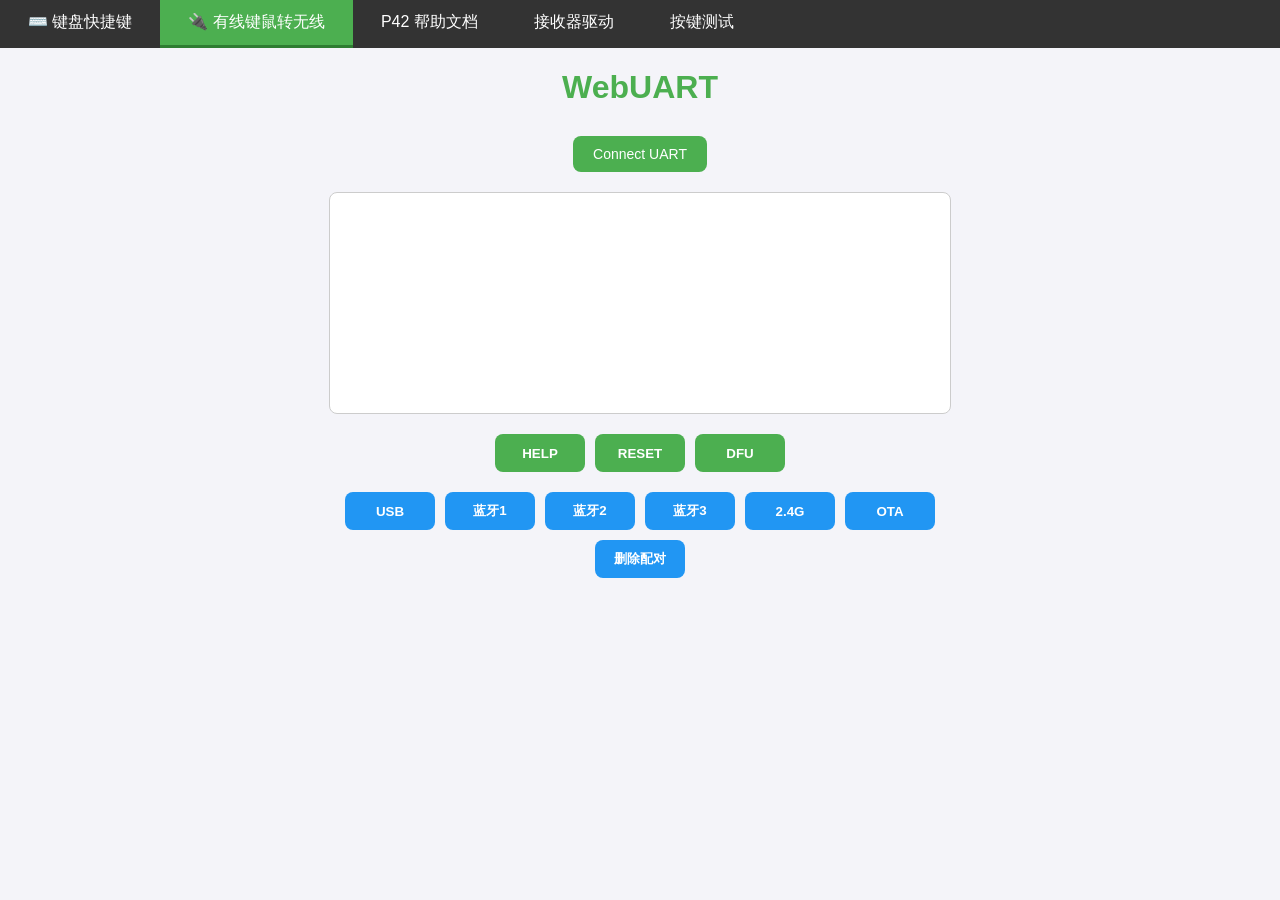
<file: index.html>
<!DOCTYPE html>
<html lang="zh-CN">

<head>
    <meta charset="UTF-8">
    <meta name="viewport" content="width=device-width, initial-scale=1.0">

    <title>HID Wireless Converter</title>

    <style>
        body {
            font-family: Arial, sans-serif;
            background-color: #f4f4f9;

            margin: 0;
            padding: 0;

            display: flex;
            flex-direction: column;
            align-items: center;
            justify-content: center;

            height: 100vh;

            color: #333;
        }


        h1 {
            color: #4CAF50;
            margin-bottom: 20px;
        }


        /* connect/send */

        #connect,
        #send {
            background-color: #4CAF50;
            color: white;
            border: none;
            padding: 10px 20px;
            margin: 10px 0;
            border-radius: 8px;
            cursor: pointer;
            font-size: 14px;

        }
        #connect:hover,
        #send:hover {
            background-color: #45a049;
        }

        #log {

            width: 80%;
            max-width: 600px;
            height: 200px;
            margin: 10px 0;
            padding: 10px;
            border: 1px solid #ccc;
            border-radius: 8px;
            background: white;
            resize: none;
        }

        #input {

            width: 80%;
            max-width: 600px;
            padding: 10px;
            margin: 10px 0;
            border: 1px solid #ccc;
            border-radius: 8px;
        }

        .preset-buttons {

            width: 80%;
            max-width: 600px;
            display: flex;
            flex-wrap: wrap;
            justify-content: center;
            gap: 10px;
            margin: 10px 0;
        }

        .cmd {
            min-width: 90px;
            height: 38px;
            border: none;
            border-radius: 8px;
            color: white;
            font-weight: bold;
            cursor: pointer;
        }

        .cmd:hover {
            opacity: 0.8;
        }
        .cmd-system {
            background: #4CAF50;
        }

        .cmd-channel {
            background: #2196F3;
        }

        button:focus,
        input:focus,
        textarea:focus {
            outline: none;
            box-shadow: 0 0 5px #4CAF50;
        }

        body {
    font-family: Arial, sans-serif;
    background-color: #f4f4f9;
    margin: 0;
    padding: 0;
    display: flex;
    flex-direction: column;
    align-items: center;
    justify-content: flex-start;  /* 原来是 center，改成 flex-start */
    height: 100vh;
    color: #333;
}
    </style>

</head>


<body >

<!-- 导航栏 -->
<div id="navbar-placeholder" class="navbar" style="display: flex; justify-content: flex-start; background-color: #333; width: 100%;">
</div>


    <h1>WebUART</h1>

    <button id="connect">
        Connect UART
    </button>

    <textarea id="log" rows="10"></textarea>

    <div class="preset-buttons">

        <button class="cmd cmd-system" data-cmd="help">
            HELP
        </button>

        <button class="cmd cmd-system" data-cmd="reset">
            RESET
        </button>

        <button class="cmd cmd-system" data-cmd="dfu">
            DFU
        </button>
    </div>

    <div class="preset-buttons">

        <button class="cmd cmd-channel" data-cmd="channel 0">
            USB
        </button>

        <button class="cmd cmd-channel" data-cmd="channel 1">
            蓝牙1
        </button>

        <button class="cmd cmd-channel" data-cmd="channel 2">
            蓝牙2
        </button>

        <button class="cmd cmd-channel" data-cmd="channel 3">
            蓝牙3
        </button>

        <button class="cmd cmd-channel" data-cmd="channel 4">
            2.4G
        </button>

        <button class="cmd cmd-channel" data-cmd="channel ota">
            OTA
        </button>
        <button class="cmd cmd-channel" data-cmd="unpair">
            删除配对
        </button>

    </div>


    <script>
        let port = null;
        let reader = null;
        let writer = null;

        let reconnectTimer = null;
        let isConnecting = false;
        let firstConnect = true;

        const logElement = document.getElementById("log");
        const connectBtn = document.getElementById("connect");
        async function sendCommand(cmd) {

            if (!writer) {
                alert("Please connect first.");
                return;
            }
            await writer.write(
                new TextEncoder().encode(cmd + "\n")
            );

        }
        

      let ansiBuffer = "";

        async function readData() {
            try {
                const decoder = new TextDecoder();

                while (true) {
                    const { value, done } = await reader.read();

                    if (done)
                        break;

                    ansiBuffer += decoder.decode(value, { stream: true });

                    // 没收到完整一行，继续接收
                    if (!ansiBuffer.includes('\n')) {
                        continue;
                    }

                     console.log('ss:', ansiBuffer);

                
                    ansiBuffer = ansiBuffer.replace(/\x1B(?:[@-_]|\[[0-?]*[ -/]*[@-~])/g, '');
                    ansiBuffer = ansiBuffer.replace(/1DJ/g, '');
                    ansiBuffer = ansiBuffer.replace(/1DJ/g, '');
                    ansiBuffer = ansiBuffer.replace(/[\r]/g, '');

                    logElement.value += ansiBuffer;
                    ansiBuffer = "";

                    logElement.scrollTop = logElement.scrollHeight;
                }
            }
            catch (e) {
                console.log("UART disconnected", e);
                uartDisconnected();
            }
        }
     
        async function openUART(forceSelect=false)
{
    if(isConnecting)
        return;


    isConnecting=true;


    try
    {

        if(forceSelect)
        {
            // 强制弹出选择框
            port =
                await navigator.serial.requestPort();
        }
        else
        {
            let ports =
                await navigator.serial.getPorts();


            if(ports.length > 0)
            {
                port=ports[0];
            }
            else
            {
                port =
                    await navigator.serial.requestPort();
            }
        }



        await port.open({
            baudRate:115200
        });



        writer =
            port.writable.getWriter();


        reader =
            port.readable.getReader();



        connectBtn.innerText =
            "UART Connected";


        isConnecting=false;


        readData();


    }
    catch(e)
    {

        console.log("open uart fail",e);


        port=null;
        reader=null;
        writer=null;


        isConnecting=false;

    }

}

        function startReconnect() {

            if (reconnectTimer)
                return;

            reconnectTimer = setInterval(async () => {

                if (port) {
                    clearInterval(reconnectTimer);
                    reconnectTimer = null;
                    return;
                }
                console.log("try reconnect");
                await openUART();

            }, 1000);
        }

        async function closeUART() {

            try {
                if (reader) {
                    await reader.cancel();
                    reader.releaseLock();
                }
                if (writer) {
                    writer.releaseLock();
                }
                if (port) {
                    await port.close();
                }
            }catch (e) {
                console.log(e);
            }

            reader = null;
            writer = null;
            port = null;

            connectBtn.innerText ="Connect UART";

        }
        async function uartDisconnected() {

            try {

                if (reader) {
                    await reader.cancel();
                    reader.releaseLock();
                }

                if (writer) {
                    writer.releaseLock();
                }
            }
            catch (e) {
            }

            reader = null;
            writer = null;
            port = null;
            connectBtn.innerText = "Connect UART";
            startReconnect();
        }

     connectBtn.onclick =
        async function()
        {   

            if(port)
            {
                await closeUART();
            }
            else
            {
                await openUART(true);
            }

    };

 
        document.querySelectorAll(".cmd")
            .forEach(btn => {
                btn.onclick =
                    async function () {
                        await sendCommand(
                            btn.dataset.cmd
                        );
                    };
            });




        window.onbeforeunload =
            async function () {
                await closeUART();
            };

        navigator.serial.addEventListener(
            "disconnect",
            event => {
                if (event.target === port) {
                    console.log("Device disconnected");
                    uartDisconnected();
                }
            }
        );

        async function autoReconnect() {
            if (port)
                return;

            try {
                let ports = await navigator.serial.getPorts();

                if (ports.length > 0) {
                    console.log("Try reconnect UART");

                    port = ports[0];
                    await port.open({
                        baudRate: 115200
                    });


                    writer = port.writable.getWriter();
                    reader = port.readable.getReader();
                    connectBtn.innerText = "UART Connected";

                    readData();

                    console.log("UART reconnect success");

                    return;
                }

            }catch (e) {
                console.log("Reconnect failed");
            }
            reconnectTimer =setTimeout(autoReconnect, 1000);

        }



      fetch('navbar.html')
  .then(response => response.text())
  .then(data => {
    document.getElementById('navbar-placeholder').innerHTML = data;
    
    // 获取当前页面文件名（如 index.html、shortcuts.html）
    var currentPage = window.location.pathname.split('/').pop();
    // 如果路径末尾没有文件名（比如直接访问域名），默认 index.html
    if (!currentPage || currentPage.indexOf('.') === -1) {
      currentPage = 'index.html';
    }
    
    // 遍历所有导航链接，匹配高亮
    var navItems = document.querySelectorAll('.nav-item');
    navItems.forEach(function(item) {
      if (item.getAttribute('href') === currentPage) {
        item.style.backgroundColor = '#4CAF50';
        item.style.borderBottom = '3px solid #2E7D32';
      }
    });
  });
    </script>

</body>
</html>
</file>
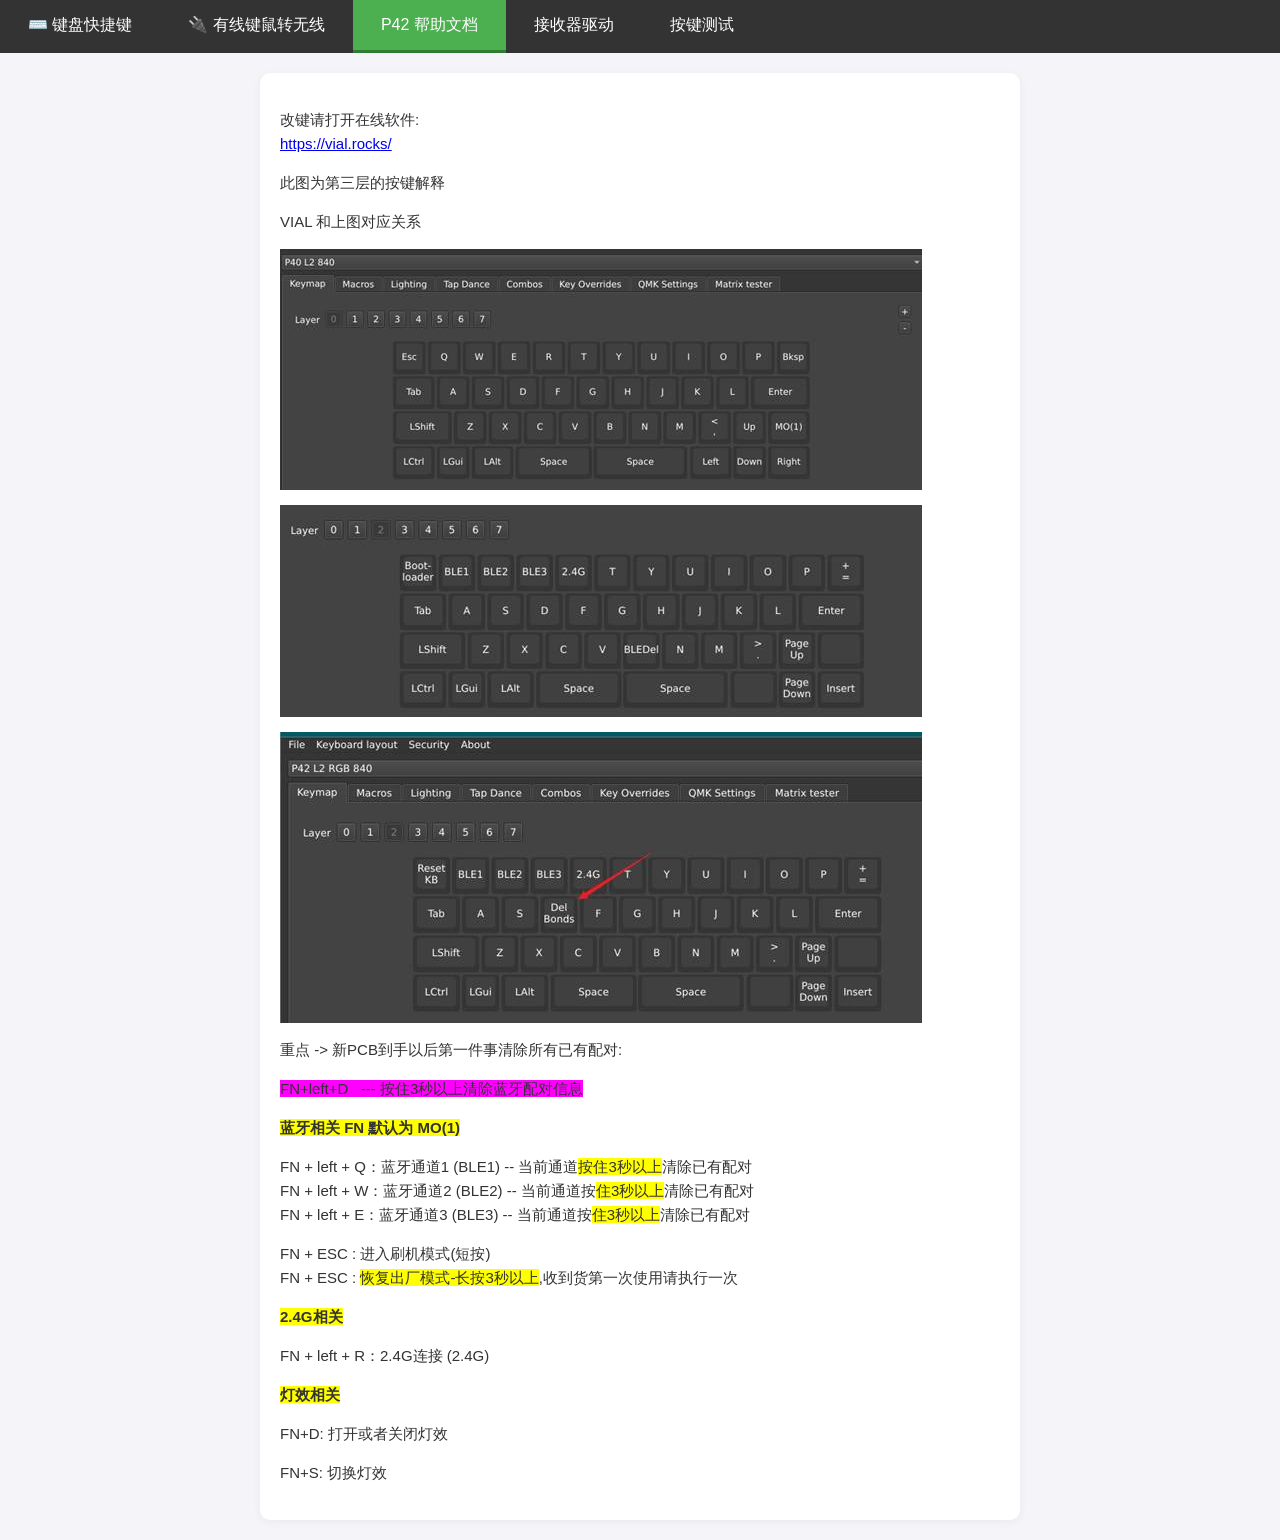
<file: p42.html>
<html>
<head>
<meta http-equiv=Content-Type content="text/html; charset=utf-8">
<title>P42 帮助文档</title>
<style>
body { 
    font-family: Arial, sans-serif; 
    line-height: 1.6; 
    padding: 0; 
    margin: 0;
    display: flex;
    flex-direction: column;
    align-items: center;
    background-color: #f4f4f9;
    color: #333;
}

.content {
    width: 90%;
    max-width: 720px;
    padding: 20px;
    background: white;
    border-radius: 10px;
    box-shadow: 0 2px 10px rgba(0,0,0,0.05);
    margin-top: 20px;
    margin-bottom: 20px;
}

.highlight { background: yellow; }
.highlight-pink { background: fuchsia; }

p, li {
    font-size: 15px;
    text-align: left;
}

img {
    max-width: 100%;
    height: auto;
    display: block;
    margin: 10px 0;
}
</style>
</head>
<body>

<!-- 导航栏 -->
<div id="navbar-placeholder" class="navbar" 
style="display: flex; justify-content: flex-start; background-color: #333; width: 100%;">

<!-- <a class="nav-item" href="shortcuts.html" style="padding: 12px 24px; color: white; cursor: pointer; font-size: 15px; text-decoration: none; user-select: none; border-bottom: 3px solid transparent;">⌨️ 键盘快捷键</a>
<a class="nav-item" href="index.html" style="padding: 12px 24px; color: white; cursor: pointer; font-size: 15px; text-decoration: none; user-select: none; border-bottom: 3px solid transparent;">🔌 UART 命令</a>
<a class="nav-item" href="p42.html" style="padding: 12px 24px; color: white; cursor: pointer; font-size: 15px; text-decoration: none; user-select: none; border-bottom: 3px solid transparent;">P42 帮助文档</a> -->
</div>

<div class="content">

<p>改键请打开在线软件:<br>
<a href="https://vial.rocks/" target="_blank" rel="noopener noreferrer">https://vial.rocks/</a>
</p>

<p>此图为第三层的按键解释</p>

<p>VIAL 和上图对应关系</p>

<p><img src="p42/image002.jpg" alt="键盘示意图"></p>

<p><img src="p42/image004.jpg" alt="键盘示意图"></p>

<p><img src="p42/image006.jpg" alt="截图"></p>

<p>重点 -> 新PCB到手以后第一件事清除所有已有配对:</p>

<p><span class="highlight-pink">FN+left+D &nbsp; --- 按住3秒以上清除蓝牙配对信息</span></p>

<p><strong class="highlight">蓝牙相关 FN 默认为 MO(1)</strong></p>

<div style="margin: 0;">
    <p style="margin: 0;">FN + left + Q：蓝牙通道1 (BLE1) -- 当前通道<span class="highlight">按住3秒以上</span>清除已有配对</p>
    <p style="margin: 0;">FN + left + W：蓝牙通道2 (BLE2) -- 当前通道按<span class="highlight">住3秒以上</span>清除已有配对</p>
    <p style="margin: 0;">FN + left + E：蓝牙通道3 (BLE3) -- 当前通道按<span class="highlight">住3秒以上</span>清除已有配对</p>
</div>

<p>FN + ESC : 进入刷机模式(短按)<br>
FN + ESC : <span class="highlight">恢复出厂模式-长按3秒以上</span>,收到货第一次使用请执行一次</p>

<p><strong class="highlight">2.4G相关</strong></p>
<p>FN + left + R：2.4G连接 (2.4G)</p>

<p><strong class="highlight">灯效相关</strong></p>

<p>FN+D: 打开或者关闭灯效</p>

<p>FN+S: 切换灯效</p>

</div>

<script>
fetch('navbar.html')
  .then(response => response.text())
  .then(data => {
    document.getElementById('navbar-placeholder').innerHTML = data;
    
    var currentPage = window.location.pathname.split('/').pop();
    if (!currentPage || currentPage.indexOf('.') === -1) {
      currentPage = 'p42.html';
    }
    
    var navItems = document.querySelectorAll('.nav-item');
    navItems.forEach(function(item) {
      if (item.getAttribute('href') === currentPage) {
        item.style.backgroundColor = '#4CAF50';
        item.style.borderBottom = '3px solid #2E7D32';
      }
    });
  });
</script>

</body>
</html>
</file>
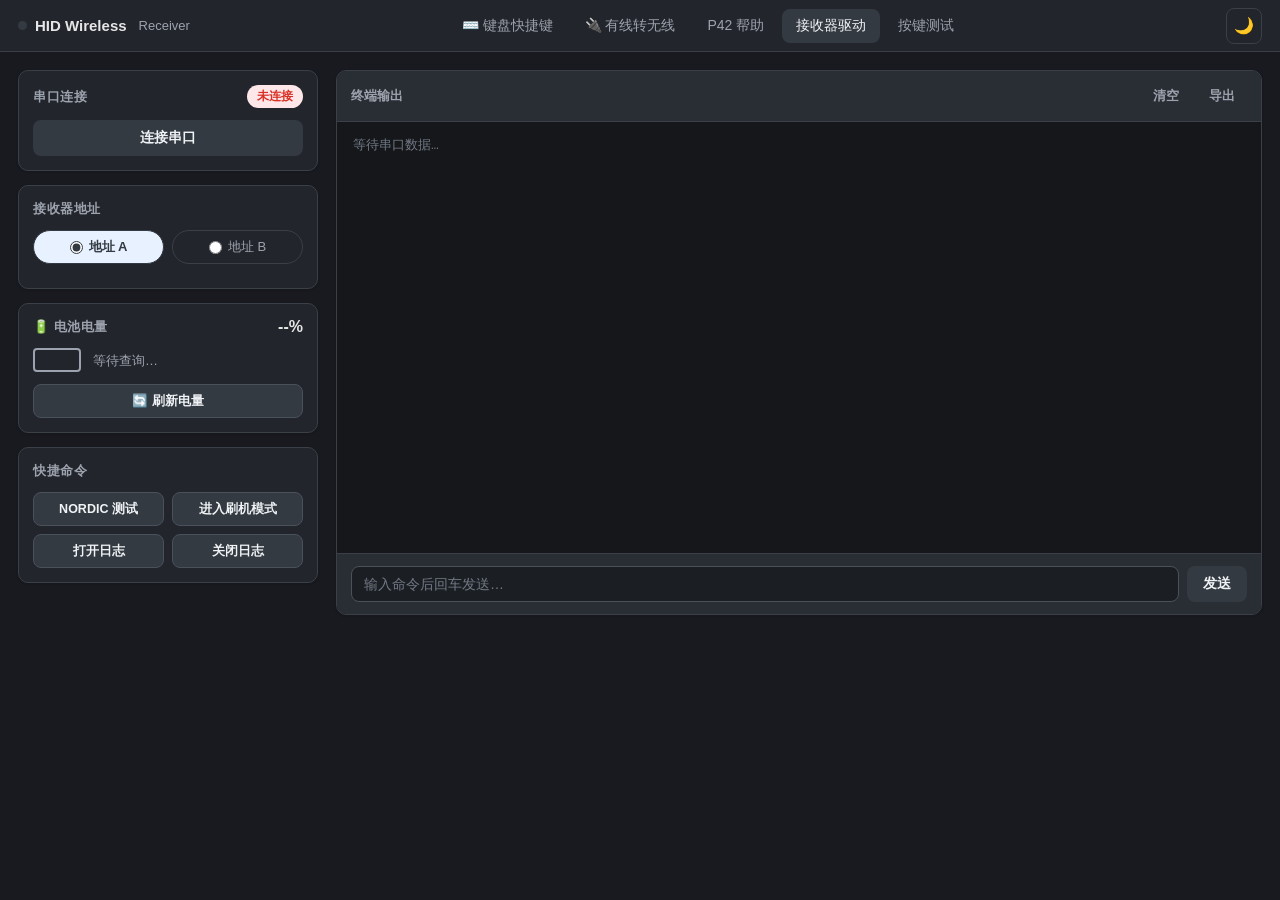
<file: receiver.html>
<!DOCTYPE html>
<html lang="utf-8">
<head>
    <meta charset="UTF-8">
    <meta name="viewport" content="width=device-width, initial-scale=1.0">
    <title>HID Wireless Converter · Receiver</title>
    <link rel="stylesheet" href="r.css">
</head>
<body>

<!-- 顶部导航 -->
<header class="topbar">
    <div class="topbar-inner">
        <div class="brand">
            <span class="brand-dot"></span>
            <span class="brand-name">HID Wireless</span>
            <span class="brand-sub">Receiver</span>
        </div>
        <nav class="topnav">
            <a href="shortcuts.html">⌨️ 键盘快捷键</a>
            <a href="index.html">🔌 有线转无线</a>
            <a href="p42.html">P42 帮助</a>
            <a href="receiver.html" class="active">接收器驱动</a>
            <a href="kbtest.html" >按键测试</a>
        </nav>
        <div class="topbar-actions">
            <button id="themeToggle" class="icon-btn" title="切换主题">🌙</button>
        </div>
    </div>
</header>

<div class="layout">

    <!-- 左侧边栏 -->
    <aside class="sidebar">

        <!-- 连接状态卡片 -->
        <section class="card">
            <div class="card-head">
                <span class="card-title">串口连接</span>
                <span id="connStatus" class="status status-off">未连接</span>
            </div>
            <button id="connect" class="btn btn-primary btn-block">连接串口</button>
        </section>

     <!-- 接收器地址卡片 -->
<section class="card">
    <div class="card-head">
        <span class="card-title">接收器地址</span>
    </div>
    <div class="radio-group">
        <label class="radio-pill">
            <input type="radio" name="channel" value="1" checked>
            <span>地址 A</span>
        </label>
        <label class="radio-pill">
            <input type="radio" name="channel" value="2">
            <span>地址 B</span>
        </label>
    </div>
</section>

<!-- 电池电量卡片（新增） -->
<section class="card battery-card">
    <div class="card-head">
        <span class="card-title">🔋 电池电量</span>
        <span id="batteryValue" class="battery-percent">--%</span>
    </div>
    <div class="battery-body">
        <div class="battery-icon">
            <div class="battery-level" id="batteryLevel" style="width: 0%;"></div>
        </div>
        <div class="battery-info">
            <span id="batteryStatus" class="battery-status">等待查询…</span>
        </div>
    </div>
    <button class="cmd cmd-channel btn-block" data-cmd="adc_measure">🔄 刷新电量</button>
</section>

        <!-- 快捷命令卡片 -->
        <section class="card">
            <div class="card-head">
                <span class="card-title">快捷命令</span>
            </div>
            <div class="cmd-grid">
                <button class="cmd cmd-system" data-cmd="nordic">NORDIC 测试</button>
                <button class="cmd cmd-system" data-cmd="bootloader_jump">进入刷机模式</button>
                <button class="cmd cmd-system" data-cmd="logqf open">打开日志</button>
                <button class="cmd cmd-system" data-cmd="logqf close">关闭日志</button>
            </div>
        </section>

    </aside>

    <!-- 主区域：终端 -->
    <main class="terminal-pane">
        <div class="terminal-bar">
            <span class="terminal-title">终端输出</span>
            <div class="terminal-actions">
                <button id="clearLog" class="btn btn-ghost btn-sm">清空</button>
                <button id="exportLog" class="btn btn-ghost btn-sm">导出</button>
            </div>
        </div>
        <textarea id="log" rows="20" placeholder="等待串口数据…" readonly></textarea>

        <div class="sendbar">
            <input id="input" type="text" placeholder="输入命令后回车发送…">
            <button id="send" class="btn btn-primary">发送</button>
        </div>
    </main>

</div>

<script src="r.js"></script>
</body>
</html>
</file>
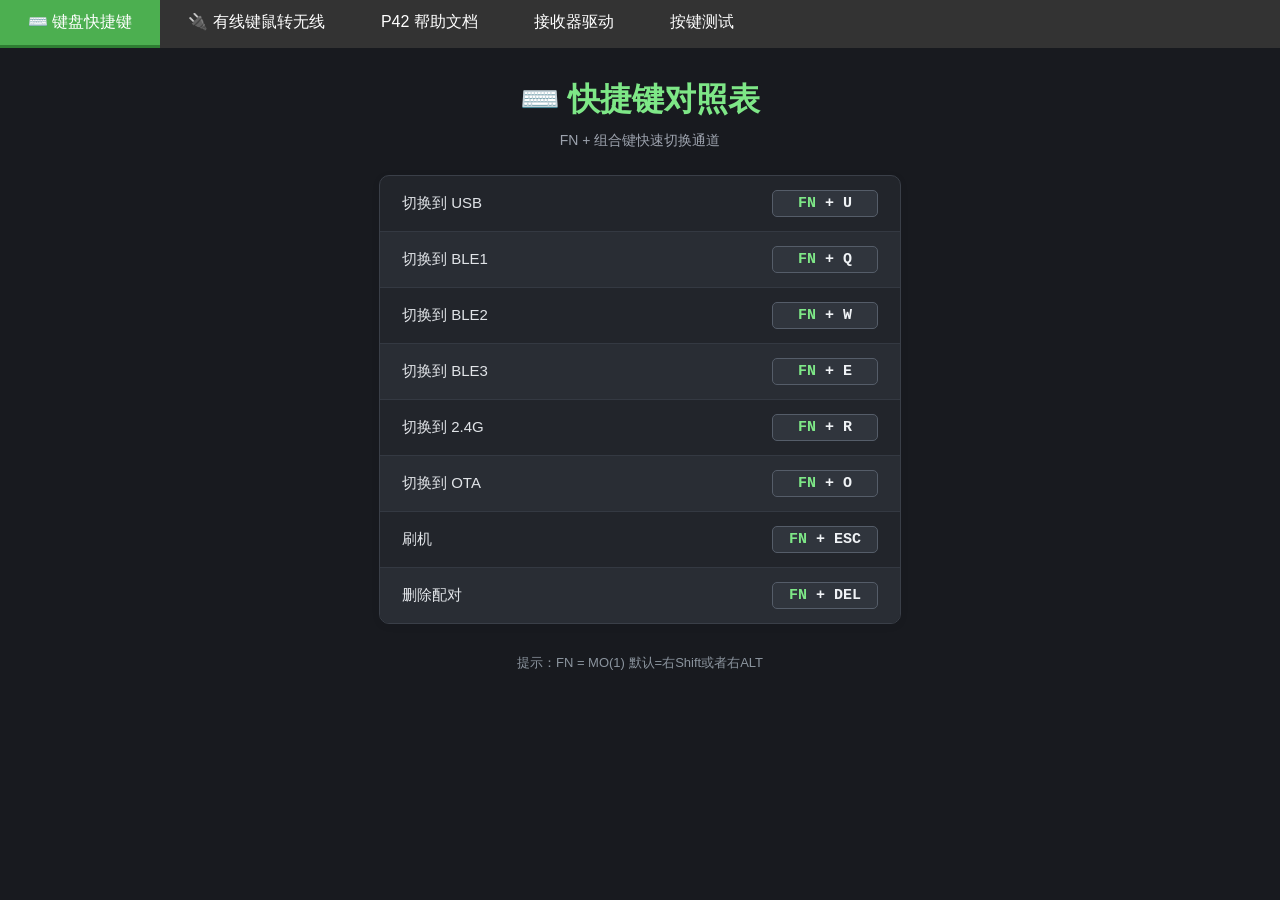
<file: shortcuts.html>
<!DOCTYPE html>
<html lang="zh-CN">

<head>
    <meta charset="UTF-8">
    <meta name="viewport" content="width=device-width, initial-scale=1.0">

    <title>快捷键对照表</title>

    <style>
        body {
            font-family: Arial, sans-serif;
            background-color: #181a1f;
            margin: 0;
            padding: 0;
            display: flex;
            flex-direction: column;
            align-items: center;
            justify-content: flex-start;
            height: 100vh;
            color: #e6e6e6;
        }

        h1 {
            color: #7ee787;
            margin-bottom: 10px;
            margin-top: 30px;
        }

        .subtitle {
            color: #9da3ae;
            font-size: 14px;
            margin-bottom: 25px;
        }

        .shortcut-table {
            width: 90%;
            max-width: 520px;
            background: #22252b;
            border-radius: 10px;
            border: 1px solid #3a3f48;
            overflow: hidden;
            box-shadow: 0 2px 10px rgba(0,0,0,0.05);
        }

        .table-row {
            display: flex;
            justify-content: space-between;
            align-items: center;
            padding: 14px 22px;
            border-bottom: 1px solid #343942;
            font-size: 15px;
        }

        .table-row:last-child {
            border-bottom: none;
        }

        .table-row:nth-child(even) {
            background: #292d34;
        }

        .key-combo {
            font-family: 'Courier New', monospace;
            font-weight: bold;
            font-size: 15px;
            color: #f0f3f6;
            background: #30353d;
            padding: 4px 12px;
            border-radius: 5px;
            border: 1px solid #555d69;
            white-space: nowrap;
            min-width: 80px;          /* 加这一行，统一最小宽度 */
            text-align: center;       /* 文字居中 */
        }
        .key-fn {
            color: #7ee787;
        }

        .desc {
            color: #e1e4e8;
        }

        button:focus,
        input:focus,
        textarea:focus {
            outline: none;
            box-shadow: 0 0 5px #7ee787;
        }
    </style>

</head>

<body>

    <!-- 导航栏 -->
<div id="navbar-placeholder" class="navbar" style="display: flex; justify-content: flex-start; background-color: #333; width: 100%;">
</div>


    <h1>⌨️ 快捷键对照表</h1>
    <div class="subtitle">FN + 组合键快速切换通道</div>

    <div class="shortcut-table">
        <div class="table-row">
            <span class="desc">切换到 USB</span>
            <span class="key-combo"><span class="key-fn">FN</span> + U</span>
        </div>
        <div class="table-row">
            <span class="desc">切换到 BLE1</span>
            <span class="key-combo"><span class="key-fn">FN</span> + Q</span>
        </div>
        <div class="table-row">
            <span class="desc">切换到 BLE2</span>
            <span class="key-combo"><span class="key-fn">FN</span> + W</span>
        </div>
        <div class="table-row">
            <span class="desc">切换到 BLE3</span>
            <span class="key-combo"><span class="key-fn">FN</span> + E</span>
        </div>
        <div class="table-row">
            <span class="desc">切换到 2.4G</span>
            <span class="key-combo"><span class="key-fn">FN</span> + R</span>
        </div>
        <div class="table-row">
            <span class="desc">切换到 OTA</span>
            <span class="key-combo"><span class="key-fn">FN</span> + O</span>
        </div>
        <div class="table-row">
            <span class="desc">刷机</span>
            <span class="key-combo"><span class="key-fn">FN</span> + ESC</span>
        </div>
        <div class="table-row">
            <span class="desc">删除配对 </span>
            <span class="key-combo"><span class="key-fn">FN</span> + DEL</span>
        </div>
    </div>

    <div style="margin-top: 30px; color: #8b949e; font-size: 13px;">
        提示：FN = MO(1) 默认=右Shift或者右ALT
    </div>
  <script>
fetch('navbar.html')
  .then(response => response.text())
  .then(data => {
    document.getElementById('navbar-placeholder').innerHTML = data;
    
    // 获取当前页面文件名（如 index.html、shortcuts.html）
    var currentPage = window.location.pathname.split('/').pop();
    // 如果路径末尾没有文件名（比如直接访问域名），默认 index.html
    if (!currentPage || currentPage.indexOf('.') === -1) {
      currentPage = 'shortcuts.html';
    }
    
    // 遍历所有导航链接，匹配高亮
    var navItems = document.querySelectorAll('.nav-item');
    navItems.forEach(function(item) {
      if (item.getAttribute('href') === currentPage) {
        item.style.backgroundColor = '#4CAF50';
        item.style.borderBottom = '3px solid #2E7D32';
      }
    });
  });
</script>
</body>

</html>
</file>
<file: r.css>
:root {
    --bg: #181a1f;
    --surface: #22252b;
    --border: #3a3f48;
    --text: #e6e6e6;
    --text-muted: #9da3ae;
    --primary: #343a42;
    --primary-hover: #444b55;
    --success: #2e7d32;
    --danger: #d93025;
    --button-text: #f0f3f6;
    --radius: 10px;
    --shadow: 0 1px 3px rgba(0,0,0,0.06), 0 1px 2px rgba(0,0,0,0.04);
    --shadow-md: 0 4px 12px rgba(0,0,0,0.08);
    --mono: "SFMono-Regular", Consolas, "Liberation Mono", Menlo, monospace;
    --topbar-h: 52px;
}

* { box-sizing: border-box; }

* {
    scrollbar-width: thin;
    scrollbar-color: #555d69 #1b1e23;
}

*::-webkit-scrollbar {
    width: 10px;
    height: 10px;
}

*::-webkit-scrollbar-track {
    background: #1b1e23;
}

*::-webkit-scrollbar-thumb {
    background: #555d69;
    border: 2px solid #1b1e23;
    border-radius: 6px;
}

*::-webkit-scrollbar-thumb:hover {
    background: #707986;
}

body {
    margin: 0;
    font-family: -apple-system, BlinkMacSystemFont, "Segoe UI", Roboto, "Helvetica Neue", Arial, sans-serif;
    background: var(--bg);
    color: var(--text);
    min-height: 100vh;
}

/* ============ 顶部导航 ============ */
.topbar {
    height: var(--topbar-h);
    background: var(--surface);
    border-bottom: 1px solid var(--border);
    position: sticky; top: 0; z-index: 50;
}
.topbar-inner {
    max-width: 1400px; margin: 0 auto; height: 100%;
    display: flex; align-items: center; justify-content: space-between;
    padding: 0 18px;
}
.brand { display: flex; align-items: center; gap: 8px; font-weight: 700; font-size: 15px; }
.brand-dot { width: 9px; height: 9px; border-radius: 50%; background: var(--primary); display: inline-block; }
.brand-sub { color: var(--text-muted); font-weight: 500; font-size: 13px; margin-left: 4px; }
.topnav { display: flex; gap: 4px; }
.topnav a {
    padding: 8px 14px; border-radius: 8px; color: var(--text-muted);
    text-decoration: none; font-size: 14px; font-weight: 500; transition: all .15s;
}
.topnav a:hover { background: #30343b; color: var(--text); }
.topnav a.active { background: var(--primary); color: var(--button-text); }
.icon-btn {
    width: 36px; height: 36px; border-radius: 8px; border: 1px solid var(--border);
    background: var(--surface); cursor: pointer; font-size: 16px;
}
.icon-btn:hover { background: #30343b; }

/* ============ 布局 ============ */
.layout {
    max-width: 1400px; margin: 0 auto;
    display: grid; grid-template-columns: 300px 1fr; gap: 18px;
    padding: 18px;
}

/* ============ 侧边栏卡片 ============ */
.sidebar { display: flex; flex-direction: column; gap: 14px; }
.card {
    background: var(--surface); border: 1px solid var(--border);
    border-radius: var(--radius); box-shadow: var(--shadow); padding: 14px;
}
.card-head {
    display: flex; align-items: center; justify-content: space-between;
    margin-bottom: 12px;
}
.card-title { font-size: 13px; font-weight: 600; color: var(--text-muted); text-transform: uppercase; letter-spacing: .5px; }

/* 状态徽标 */
.status {
    font-size: 12px; font-weight: 600; padding: 3px 10px; border-radius: 20px;
}
.status-off { background: #fde7e9; color: var(--danger); }
.status-on  { background: #e6f4ea; color: var(--success); }

/* 表单 */
.form-row { display: flex; align-items: center; gap: 10px; margin-bottom: 12px; }
.form-row label { font-size: 13px; color: var(--text-muted); width: 56px; }
.form-control {
    flex: 1; height: 34px; border: 1px solid var(--border); border-radius: 8px;
    padding: 0 10px; font-size: 13px; background: #fff; color: var(--text);
}
.form-control:focus { outline: none; border-color: var(--primary); box-shadow: 0 0 0 3px rgba(13,110,253,.15); }

/* 按钮 */
.btn {
    height: 36px; padding: 0 16px; border-radius: 8px; border: none;
    font-size: 14px; font-weight: 600; cursor: pointer; transition: all .15s;
}
.btn-primary { background: var(--primary); color: var(--button-text); }
.btn-primary:hover { background: var(--primary-hover); }
.btn-ghost { background: transparent; color: var(--text-muted); }
.btn-ghost:hover { background: #30343b; color: var(--text); }
.btn-block { width: 100%; }
.btn-sm { height: 30px; padding: 0 12px; font-size: 13px; }

/* 命令按钮 */
.cmd {
    height: 34px; border: 1px solid #4a515b; border-radius: 8px; color: var(--button-text); font-weight: 600;
    font-size: 12.5px; padding: 0 12px; cursor: pointer; transition: all .15s;
}
.cmd:hover { opacity: .9; transform: translateY(-1px); }
.cmd-system, .cmd-channel { background: #343a42; }
.cmd-system:hover, .cmd-channel:hover, .btn-primary:hover { background: var(--primary-hover); }
.cmd-grid { display: grid; grid-template-columns: 1fr 1fr; gap: 8px; }

/* Radio 胶囊 */
.radio-group { display: flex; gap: 8px; margin-bottom: 10px; }
.radio-pill {
    flex: 1; display: flex; align-items: center; justify-content: center; gap: 6px;
    padding: 7px 10px; border: 1px solid var(--border); border-radius: 20px;
    font-size: 13px; color: var(--text-muted); cursor: pointer; transition: all .15s; user-select: none;
}
.radio-pill input { accent-color: var(--primary); margin: 0; }
.radio-pill:has(input:checked) { background: #e7f1ff; border-color: var(--primary); color: var(--primary); font-weight: 600; }

/* ============ 终端主区 ============ */
.terminal-pane {
    background: var(--surface); border: 1px solid var(--border);
    border-radius: var(--radius); box-shadow: var(--shadow); display: flex; flex-direction: column;
    overflow: hidden;
}
.terminal-bar {
    display: flex; align-items: center; justify-content: space-between;
    padding: 10px 14px; border-bottom: 1px solid var(--border); background: #292d34;
}
.terminal-title { font-size: 13px; font-weight: 600; color: var(--text-muted); }
.terminal-actions { display: flex; gap: 6px; }
#log {
    flex: 1; min-height: 420px; width: 100%; border: none; resize: none;
    padding: 14px 16px; font-family: var(--mono); font-size: 13px; line-height: 1.55;
    color: #d8d9da; background: #15171b;
}
#log:focus { outline: none; }
.sendbar { display: flex; gap: 8px; padding: 12px 14px; border-top: 1px solid var(--border); background: #292d34; }
.sendbar #input { flex: 1; height: 36px; border: 1px solid #4a515b; border-radius: 8px; padding: 0 12px; font-size: 14px; background: #1b1e23; color: var(--text); }
.sendbar #input::placeholder, #log::placeholder { color: #727985; }
.sendbar #input:focus { outline: none; border-color: var(--primary); box-shadow: 0 0 0 3px rgba(13,110,253,.15); }

/* ============ 深色主题 ============ */
body.dark {
    --bg: #181a1f; --surface: #22252b; --border: #3a3f48;
    --text: #e6e6e6; --text-muted: #9da3ae;
    --primary: #343a42; --primary-hover: #444b55;
}
body.dark .topbar, body.dark .terminal-bar, body.dark .sendbar { background: #292d34; }
body.dark #log { background: #15171b; color: #d8d9da; }
body.dark .form-control { background: #292d34; color: var(--text); }
body.dark .icon-btn:hover, body.dark .btn-ghost:hover, body.dark .topnav a:hover { background: #3a4049; }


/* ============ 电池电量卡片 ============ */
.battery-card .battery-body {
    display: flex;
    align-items: center;
    gap: 12px;
    margin-bottom: 12px;
}

/* 电池图标外壳 */
.battery-icon {
    position: relative;
    width: 48px;
    height: 24px;
    border: 2px solid var(--text-muted);
    border-radius: 4px;
    background: transparent;
    flex-shrink: 0;
    overflow: hidden;
}

/* 电池头部凸起 */
.battery-icon::after {
    content: '';
    position: absolute;
    right: -6px;
    top: 6px;
    width: 4px;
    height: 8px;
    background: var(--text-muted);
    border-radius: 0 2px 2px 0;
}

/* 电量填充条 */
.battery-level {
    height: 100%;
    border-radius: 2px;
    transition: width 0.5s ease, background-color 0.5s ease;
}

/* 电量百分比数字 */
.battery-percent {
    font-size: 16px;
    font-weight: 700;
    color: var(--text);
    font-variant-numeric: tabular-nums;
}

/* 电量状态文字 */
.battery-status {
    font-size: 13px;
    color: var(--text-muted);
}

/* 不同电量区间的颜色 */
.battery-level.high { background: #2e7d32; }      /* 绿色 - 60%以上 */
.battery-level.medium { background: #f9a825; }    /* 黄色 - 20%~60% */
.battery-level.low { background: #d32f2f; }       /* 红色 - 20%以下 */

/* 深色主题适配 */
body.dark .battery-icon {
    border-color: #888;
}
body.dark .battery-icon::after {
    background: #888;
}
</file>
